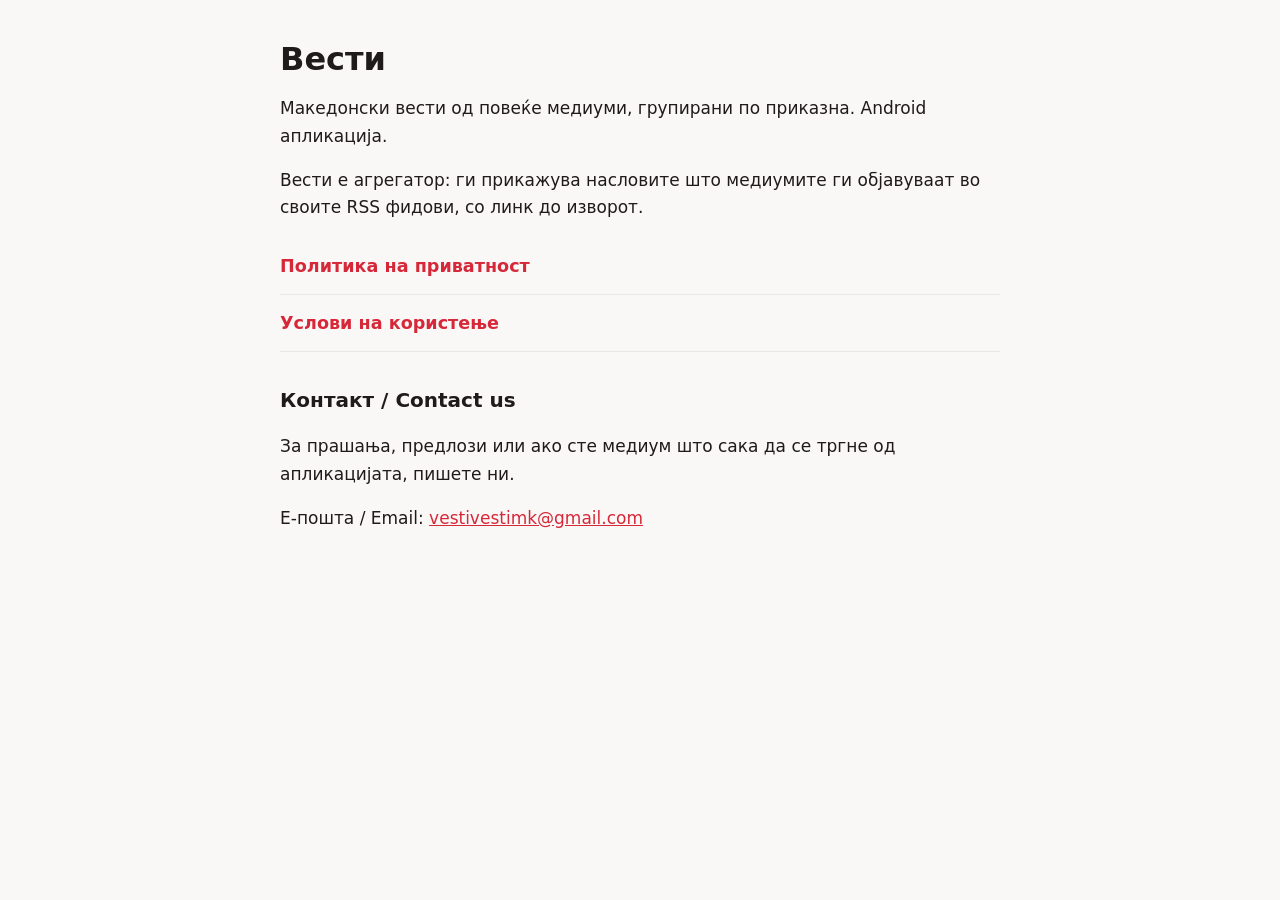
<file: docs/index.html>
<!doctype html>
<html lang="mk">
<head>
<meta charset="utf-8">
<meta name="viewport" content="width=device-width, initial-scale=1">
<title>Вести</title>
<link rel="stylesheet" href="style.css">
</head>
<body>
<main>
<h1>Вести</h1>
<p>Македонски вести од повеќе медиуми, групирани по приказна. Android апликација.</p>
<p>Вести е агрегатор: ги прикажува насловите што медиумите ги објавуваат во своите RSS фидови, со линк до изворот.</p>
<nav class="links">
<a href="privacy.html">Политика на приватност</a>
<a href="terms.html">Услови на користење</a>
</nav>
<section id="contact">
<h2>Контакт / Contact us</h2>
<p>За прашања, предлози или ако сте медиум што сака да се тргне од апликацијата, пишете ни.</p>
<p>Е-пошта / Email: <a href="mailto:vestivestimk@gmail.com">vestivestimk@gmail.com</a></p>
</section>
</main>
</body>
</html>
</file>
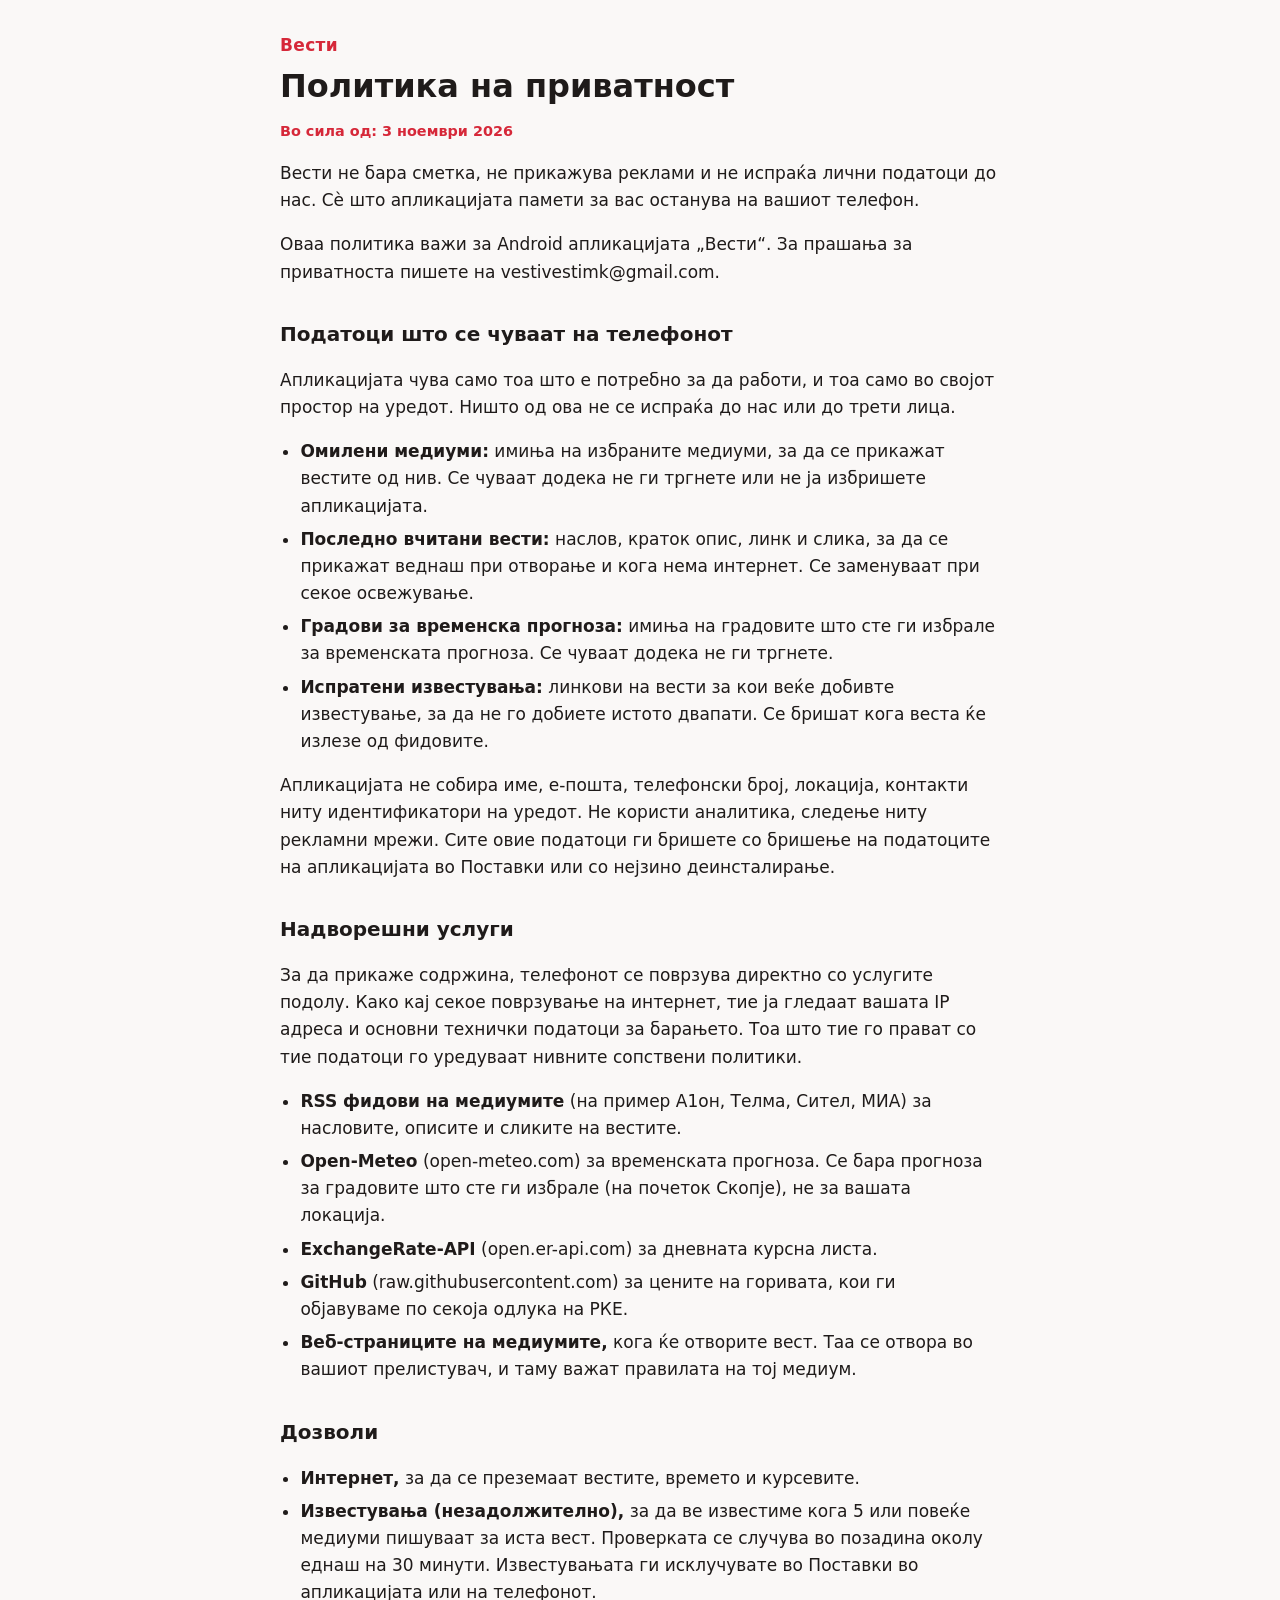
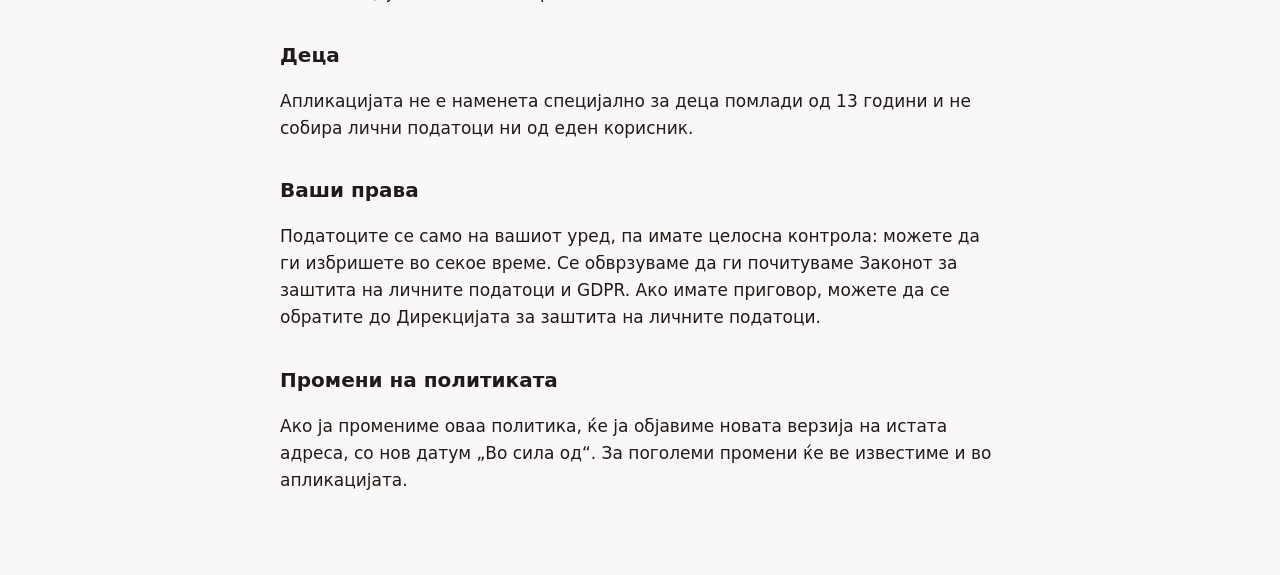
<file: docs/privacy.html>
<!doctype html>
<html lang="mk">
<head>
<meta charset="utf-8">
<meta name="viewport" content="width=device-width, initial-scale=1">
<title>Политика на приватност · Вести</title>
<link rel="stylesheet" href="style.css">
</head>
<body>
<main>
<a class="back" href="./">Вести</a>
<h1>Политика на приватност</h1>
<p class="effective">Во сила од: 3 ноември 2026</p>
<p>Вести не бара сметка, не прикажува реклами и не испраќа лични податоци до нас. Сè што апликацијата памети за вас останува на вашиот телефон.</p>
<p>Оваа политика важи за Android апликацијата „Вести“. За прашања за приватноста пишете на vestivestimk@gmail.com.</p>
<h2>Податоци што се чуваат на телефонот</h2>
<p>Апликацијата чува само тоа што е потребно за да работи, и тоа само во својот простор на уредот. Ништо од ова не се испраќа до нас или до трети лица.</p>
<ul>
<li><strong>Омилени медиуми:</strong> имиња на избраните медиуми, за да се прикажат вестите од нив. Се чуваат додека не ги тргнете или не ја избришете апликацијата.</li>
<li><strong>Последно вчитани вести:</strong> наслов, краток опис, линк и слика, за да се прикажат веднаш при отворање и кога нема интернет. Се заменуваат при секое освежување.</li>
<li><strong>Градови за временска прогноза:</strong> имиња на градовите што сте ги избрале за временската прогноза. Се чуваат додека не ги тргнете.</li>
<li><strong>Испратени известувања:</strong> линкови на вести за кои веќе добивте известување, за да не го добиете истото двапати. Се бришат кога веста ќе излезе од фидовите.</li>
</ul>
<p>Апликацијата не собира име, е-пошта, телефонски број, локација, контакти ниту идентификатори на уредот. Не користи аналитика, следење ниту рекламни мрежи. Сите овие податоци ги бришете со бришење на податоците на апликацијата во Поставки или со нејзино деинсталирање.</p>
<h2>Надворешни услуги</h2>
<p>За да прикаже содржина, телефонот се поврзува директно со услугите подолу. Како кај секое поврзување на интернет, тие ја гледаат вашата IP адреса и основни технички податоци за барањето. Тоа што тие го прават со тие податоци го уредуваат нивните сопствени политики.</p>
<ul>
<li><strong>RSS фидови на медиумите</strong> (на пример А1он, Телма, Сител, МИА) за насловите, описите и сликите на вестите.</li>
<li><strong>Open-Meteo</strong> (open-meteo.com) за временската прогноза. Се бара прогноза за градовите што сте ги избрале (на почеток Скопје), не за вашата локација.</li>
<li><strong>ExchangeRate-API</strong> (open.er-api.com) за дневната курсна листа.</li>
<li><strong>GitHub</strong> (raw.githubusercontent.com) за цените на горивата, кои ги објавуваме по секоја одлука на РКЕ.</li>
<li><strong>Веб-страниците на медиумите,</strong> кога ќе отворите вест. Таа се отвора во вашиот прелистувач, и таму важат правилата на тој медиум.</li>
</ul>
<h2>Дозволи</h2>
<ul>
<li><strong>Интернет,</strong> за да се преземаат вестите, времето и курсевите.</li>
<li><strong>Известувања (незадолжително),</strong> за да ве известиме кога 5 или повеќе медиуми пишуваат за иста вест. Проверката се случува во позадина околу еднаш на 30 минути. Известувањата ги исклучувате во Поставки во апликацијата или на телефонот.</li>
</ul>
<h2>Деца</h2>
<p>Апликацијата не е наменета специјално за деца помлади од 13 години и не собира лични податоци ни од еден корисник.</p>
<h2>Ваши права</h2>
<p>Податоците се само на вашиот уред, па имате целосна контрола: можете да ги избришете во секое време. Се обврзуваме да ги почитуваме Законот за заштита на личните податоци и GDPR. Ако имате приговор, можете да се обратите до Дирекцијата за заштита на личните податоци.</p>
<h2>Промени на политиката</h2>
<p>Ако ја промениме оваа политика, ќе ја објавиме новата верзија на истата адреса, со нов датум „Во сила од“. За поголеми промени ќе ве известиме и во апликацијата.</p>
</main>
</body>
</html>
</file>
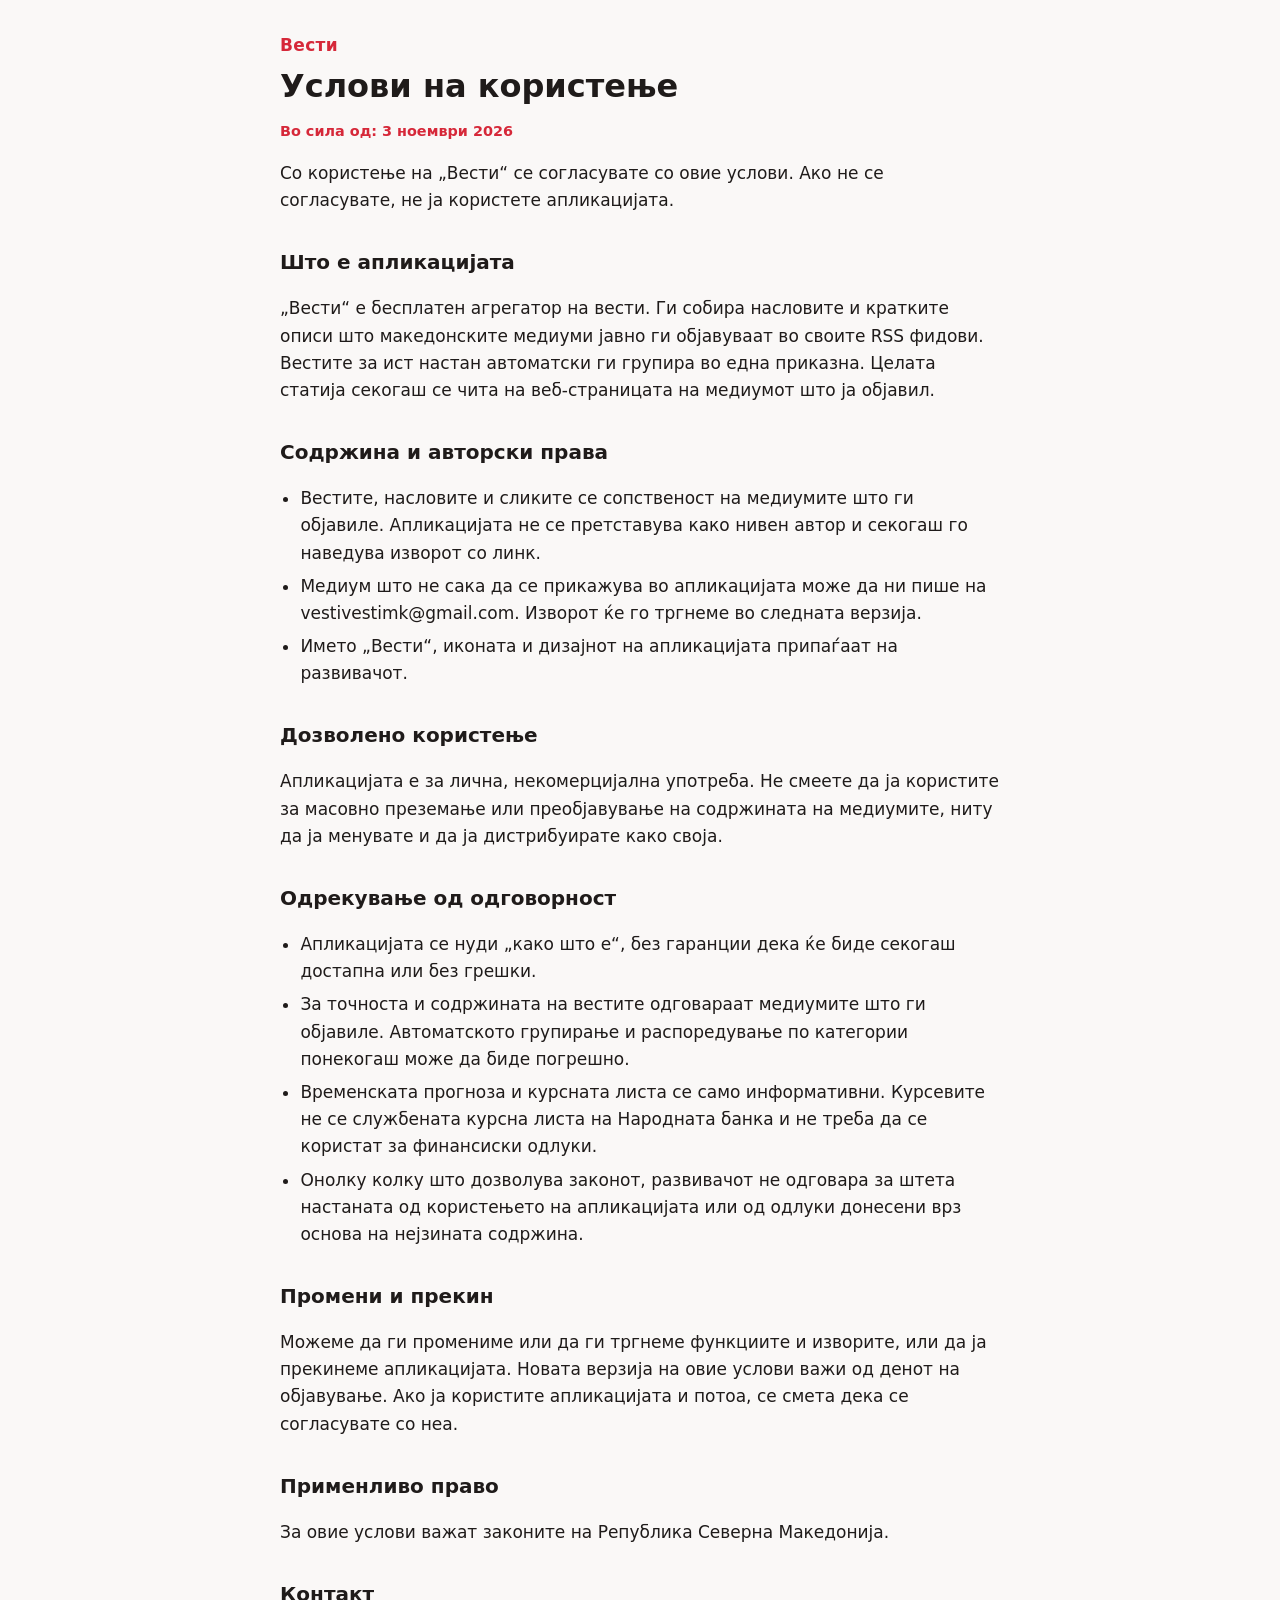
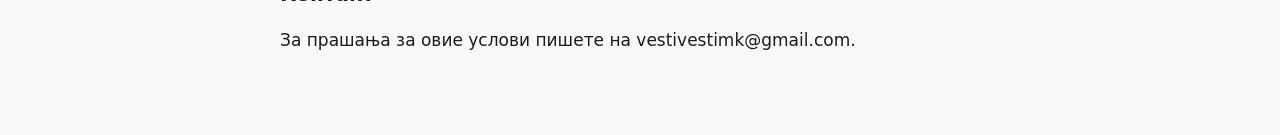
<file: docs/terms.html>
<!doctype html>
<html lang="mk">
<head>
<meta charset="utf-8">
<meta name="viewport" content="width=device-width, initial-scale=1">
<title>Услови на користење · Вести</title>
<link rel="stylesheet" href="style.css">
</head>
<body>
<main>
<a class="back" href="./">Вести</a>
<h1>Услови на користење</h1>
<p class="effective">Во сила од: 3 ноември 2026</p>
<p>Со користење на „Вести“ се согласувате со овие услови. Ако не се согласувате, не ја користете апликацијата.</p>
<h2>Што е апликацијата</h2>
<p>„Вести“ е бесплатен агрегатор на вести. Ги собира насловите и кратките описи што македонските медиуми јавно ги објавуваат во своите RSS фидови. Вестите за ист настан автоматски ги групира во една приказна. Целата статија секогаш се чита на веб-страницата на медиумот што ја објавил.</p>
<h2>Содржина и авторски права</h2>
<ul>
<li>Вестите, насловите и сликите се сопственост на медиумите што ги објавиле. Апликацијата не се претставува како нивен автор и секогаш го наведува изворот со линк.</li>
<li>Медиум што не сака да се прикажува во апликацијата може да ни пише на vestivestimk@gmail.com. Изворот ќе го тргнеме во следната верзија.</li>
<li>Името „Вести“, иконата и дизајнот на апликацијата припаѓаат на развивачот.</li>
</ul>
<h2>Дозволено користење</h2>
<p>Апликацијата е за лична, некомерцијална употреба. Не смеете да ја користите за масовно преземање или преобјавување на содржината на медиумите, ниту да ја менувате и да ја дистрибуирате како своја.</p>
<h2>Одрекување од одговорност</h2>
<ul>
<li>Апликацијата се нуди „како што е“, без гаранции дека ќе биде секогаш достапна или без грешки.</li>
<li>За точноста и содржината на вестите одговараат медиумите што ги објавиле. Автоматското групирање и распоредување по категории понекогаш може да биде погрешно.</li>
<li>Временската прогноза и курсната листа се само информативни. Курсевите не се службената курсна листа на Народната банка и не треба да се користат за финансиски одлуки.</li>
<li>Онолку колку што дозволува законот, развивачот не одговара за штета настаната од користењето на апликацијата или од одлуки донесени врз основа на нејзината содржина.</li>
</ul>
<h2>Промени и прекин</h2>
<p>Можеме да ги промениме или да ги тргнеме функциите и изворите, или да ја прекинеме апликацијата. Новата верзија на овие услови важи од денот на објавување. Ако ја користите апликацијата и потоа, се смета дека се согласувате со неа.</p>
<h2>Применливо право</h2>
<p>За овие услови важат законите на Република Северна Македонија.</p>
<h2>Контакт</h2>
<p>За прашања за овие услови пишете на vestivestimk@gmail.com.</p>
</main>
</body>
</html>
</file>
<file: docs/style.css>
:root { --red: #d62839; --text: #1f1b1a; --muted: #6b6260; --bg: #faf8f7; }
@media (prefers-color-scheme: dark) { :root { --text: #ece6e5; --muted: #b8aeac; --bg: #121010; --red: #ff8a80; } }
body { margin: 0; background: var(--bg); color: var(--text); font: 17px/1.6 system-ui, -apple-system, "Segoe UI", Roboto, sans-serif; }
main { max-width: 720px; margin: 0 auto; padding: 32px 16px 64px; }
h1 { font-size: 2rem; line-height: 1.2; margin: 8px 0; }
h2 { font-size: 1.25rem; margin: 32px 0 8px; }
.effective { color: var(--red); font-weight: 600; font-size: .9rem; }
.back { color: var(--red); font-weight: 800; text-decoration: none; letter-spacing: .02em; }
a { color: var(--red); }
ul { padding-left: 1.2em; }
li { margin: 6px 0; }
.links a { display: block; padding: 14px 0; font-size: 1.1rem; font-weight: 600; text-decoration: none; border-bottom: 1px solid #0001; }
</file>
